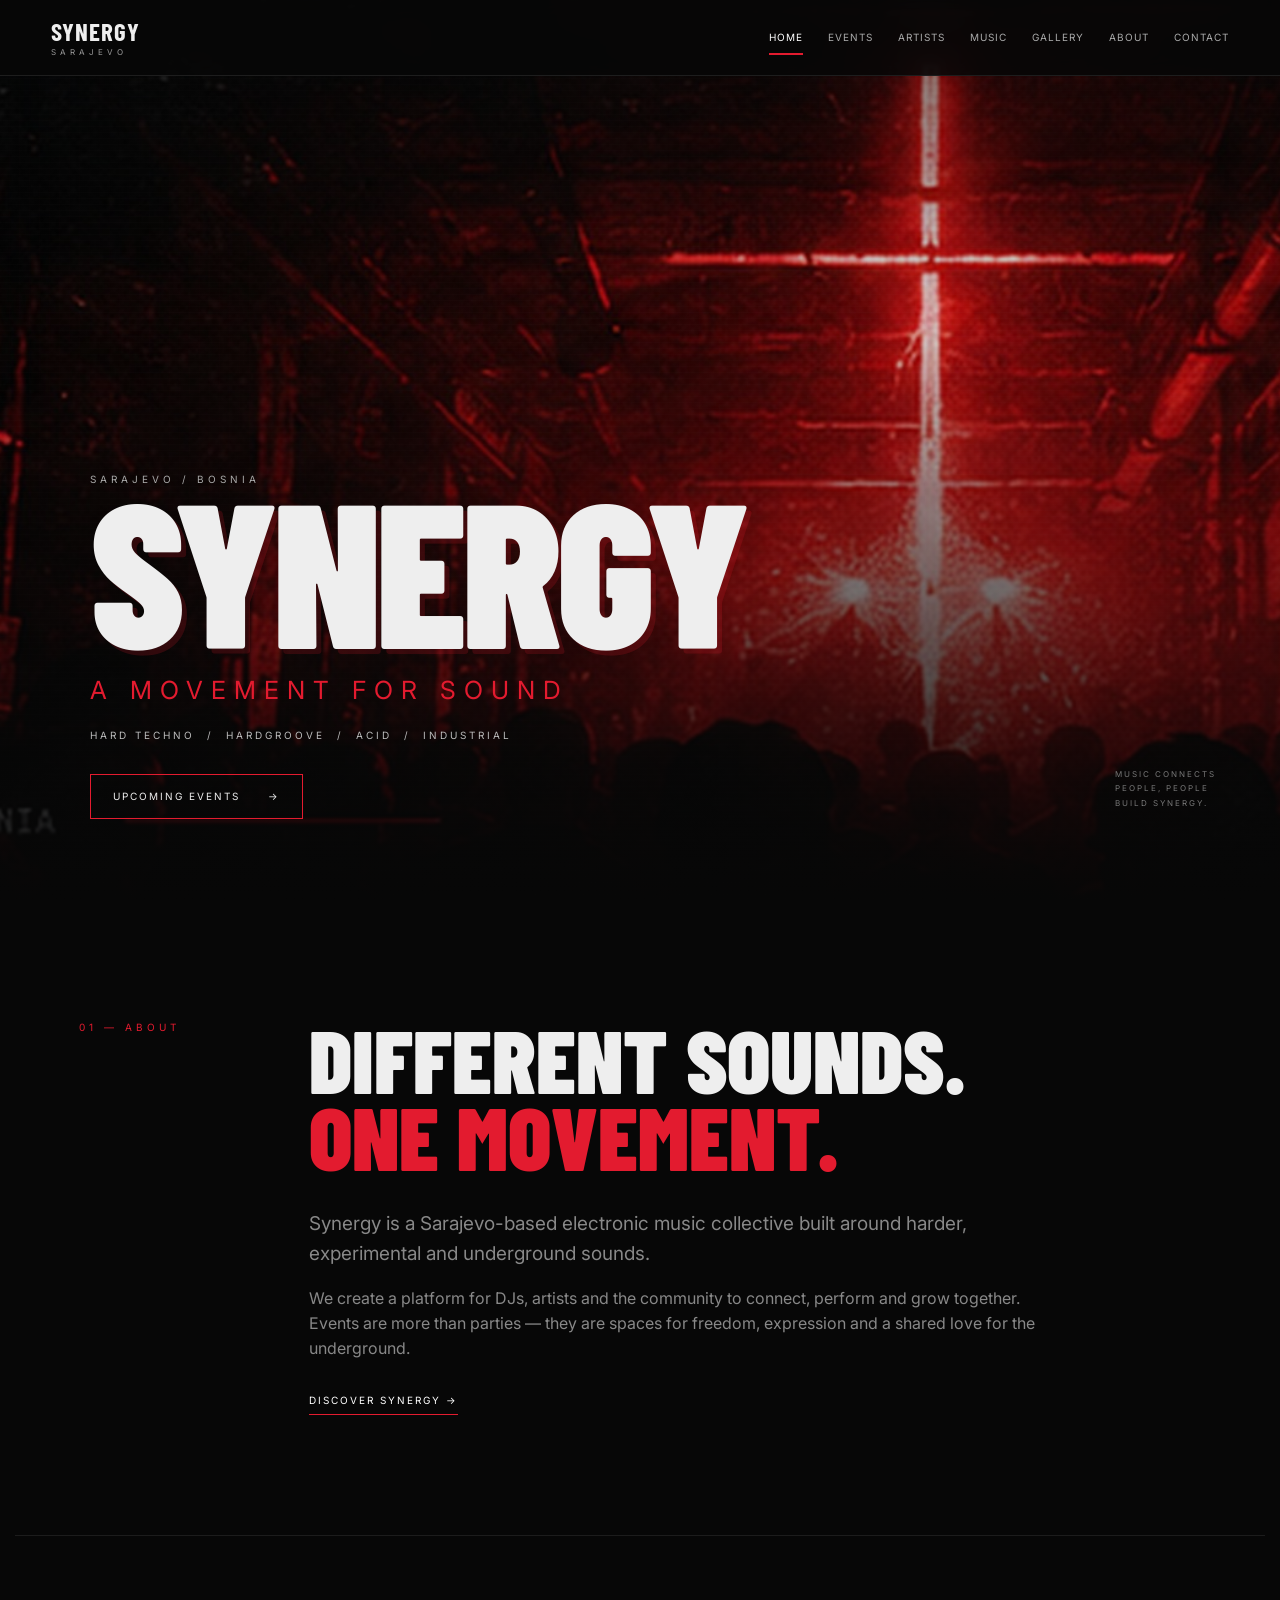
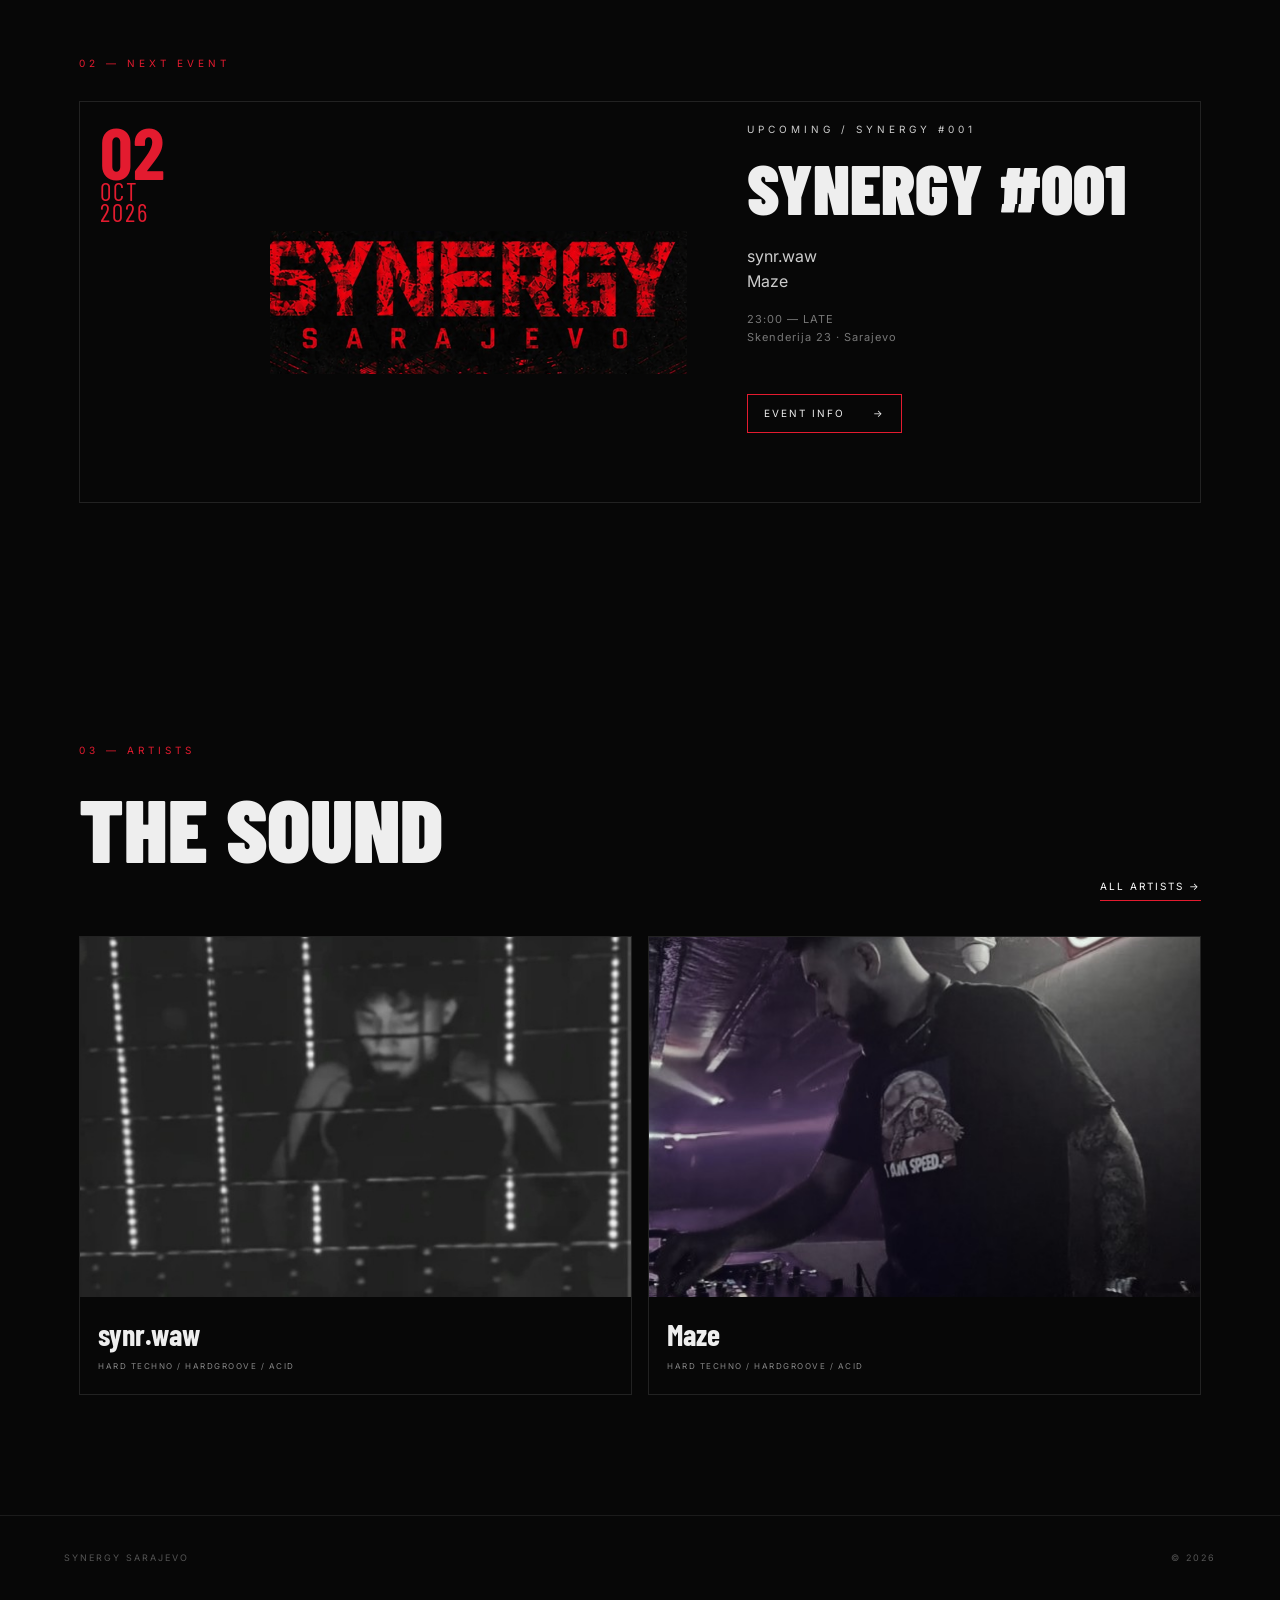
<file: index.html>
<!doctype html>
<html lang="en">
<head>
  <meta charset="utf-8">
  <meta name="viewport" content="width=device-width, initial-scale=1">
  <meta name="description" content="Synergy Sarajevo — a movement for sound. Hard techno, hardgroove, acid and industrial electronic music.">
  <title>SYNERGY SARAJEVO — A Movement for Sound</title>
  <link rel="preconnect" href="https://fonts.googleapis.com">
  <link rel="preconnect" href="https://fonts.gstatic.com" crossorigin>
  <link href="https://fonts.googleapis.com/css2?family=Barlow+Condensed:wght@400;500;600;700;800;900&family=Inter:wght@400;500;600;700&display=swap" rel="stylesheet">
  <link rel="stylesheet" href="style.css">
</head>
<body>
<header class="site-header">
  <a class="brand" href="index.html"><strong>SYNERGY</strong><span>SARAJEVO</span></a>
  <button class="menu-toggle" aria-label="Open menu">☰</button>
  <nav class="nav">
    <a class="active" href="index.html">HOME</a><a href="events.html">EVENTS</a><a href="artists.html">ARTISTS</a>
    <a href="music.html">MUSIC</a><a href="gallery.html">GALLERY</a><a href="about.html">ABOUT</a><a href="contact.html">CONTACT</a>
  </nav>
</header>

<main>
<section class="hero">
  <div class="hero-image"></div>
  <div class="hero-overlay"></div>
  <div class="hero-content">
    <p class="eyebrow">SARAJEVO / BOSNIA</p>
    <h1>SYNERGY</h1>
    <p class="redline">A MOVEMENT FOR SOUND</p>
    <p class="genres">HARD TECHNO &nbsp;/&nbsp; HARDGROOVE &nbsp;/&nbsp; ACID &nbsp;/&nbsp; INDUSTRIAL</p>
    <a class="button" href="events.html">UPCOMING EVENTS <span>→</span></a>
  </div>
  <div class="hero-note">MUSIC CONNECTS<br>PEOPLE, PEOPLE<br>BUILD SYNERGY.</div>
</section>

<section class="intro section">
  <div class="section-number">01 — ABOUT</div>
  <div>
    <h2>DIFFERENT SOUNDS.<br><span>ONE MOVEMENT.</span></h2>
    <p class="lead">Synergy is a Sarajevo-based electronic music collective built around harder, experimental and underground sounds.</p>
    <p>We create a platform for DJs, artists and the community to connect, perform and grow together. Events are more than parties — they are spaces for freedom, expression and a shared love for the underground.</p>
    <a class="text-link" href="about.html">DISCOVER SYNERGY →</a>
  </div>
</section>

<section class="feature-event section">
  <div class="section-number">02 — NEXT EVENT</div>
  <div class="event-card">
    <div class="event-date"><strong>02</strong><span>OCT<br>2026</span></div>
    <div class="event-poster event-logo-wrap"><img class="event-logo" src="images/synergy-001-logo.png" alt="Synergy Sarajevo #001 event logo"></div>
    <div class="event-info">
      <p class="eyebrow">UPCOMING / SYNERGY #001</p><h2>SYNERGY #001</h2>
      <p>synr.waw<br>Maze</p>
      <p class="muted">23:00 — LATE<br>Skenderija 23 · Sarajevo</p>
      <a class="button small" href="events.html">EVENT INFO <span>→</span></a>
    </div>
  </div>
</section>

<section class="artist-preview section">
  <div class="section-number">03 — ARTISTS</div>
  <div class="section-head"><h2>THE SOUND</h2><a class="text-link" href="artists.html">ALL ARTISTS →</a></div>
  <div class="artist-grid">
    <a class="artist-tile" href="artists.html"><div class="artist-photo photo-1"></div><h3>synr.waw</h3><p>HARD TECHNO / HARDGROOVE / ACID</p></a>
    <a class="artist-tile" href="artists.html"><div class="artist-photo photo-2"></div><h3>Maze</h3><p>HARD TECHNO / HARDGROOVE / ACID</p></a>
  </div>
</section>
</main>
<footer><span>SYNERGY SARAJEVO</span><span>© 2026</span></footer>
<script src="script.js"></script>
</body>
</html>
</file>
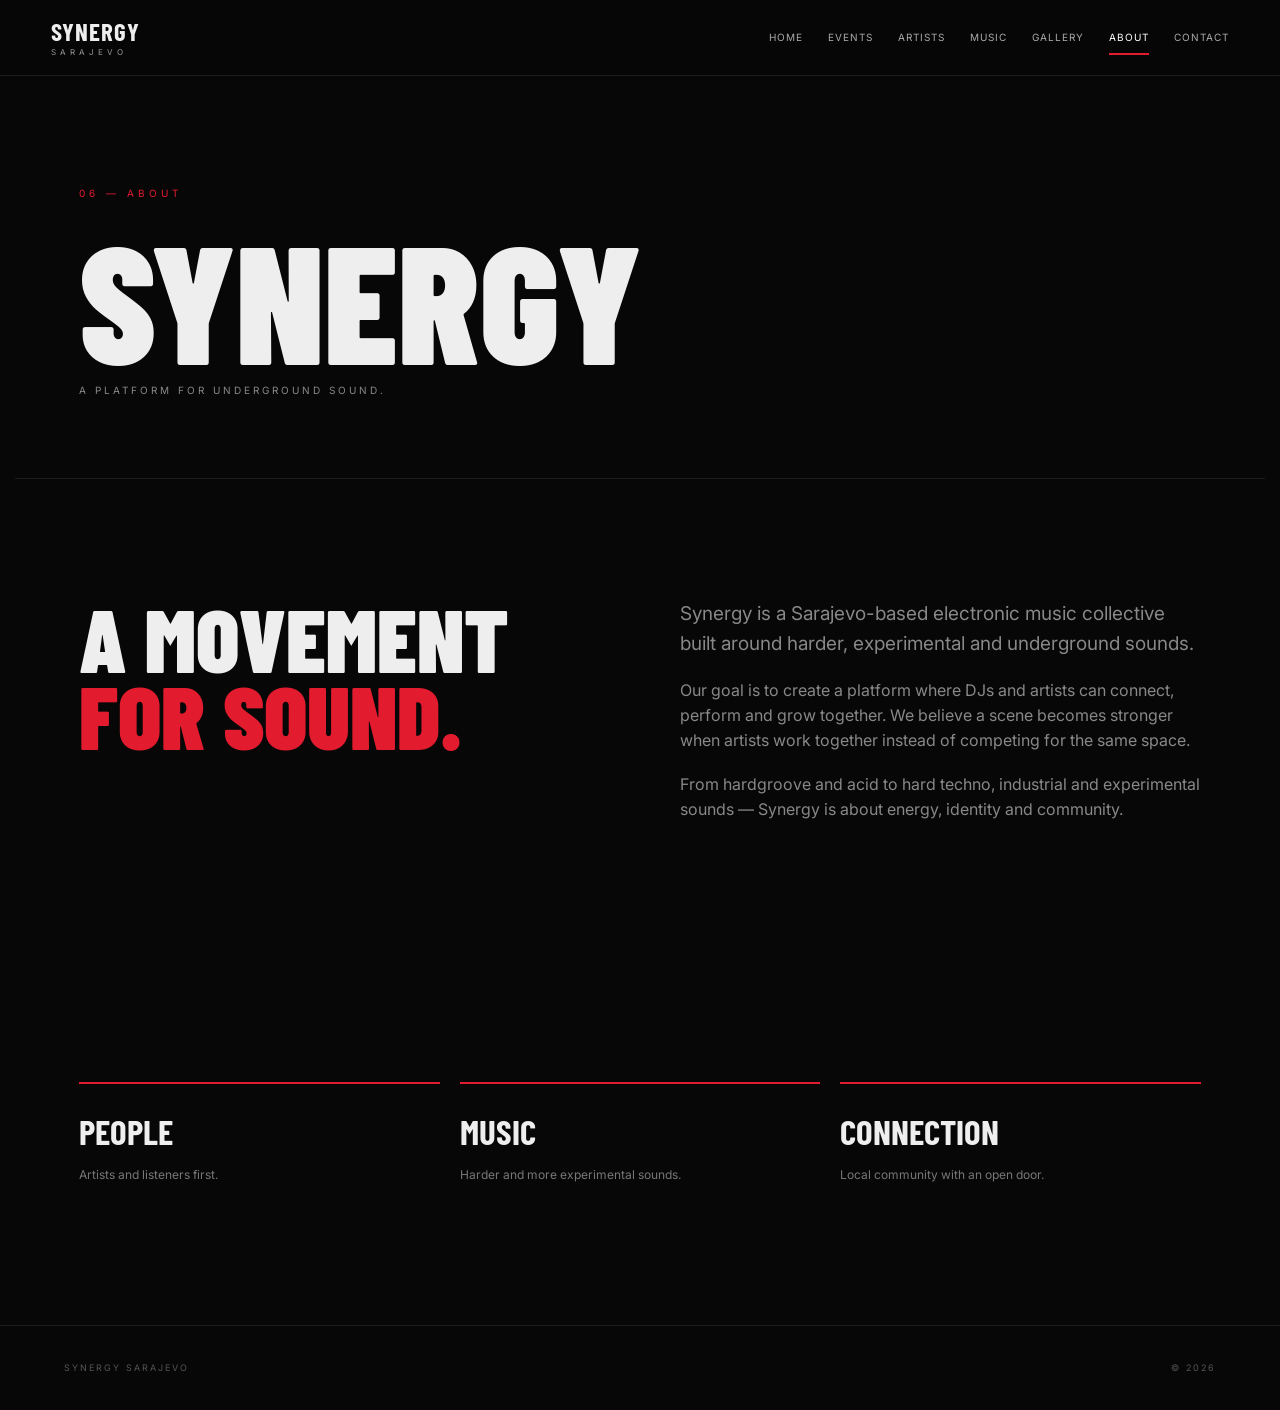
<file: about.html>
<!doctype html>
<html lang="en"><head><meta charset="utf-8"><meta name="viewport" content="width=device-width, initial-scale=1"><title>About — SYNERGY SARAJEVO</title>
<link rel="preconnect" href="https://fonts.googleapis.com"><link rel="preconnect" href="https://fonts.gstatic.com" crossorigin><link href="https://fonts.googleapis.com/css2?family=Barlow+Condensed:wght@400;500;600;700;800;900&family=Inter:wght@400;500;600;700&display=swap" rel="stylesheet"><link rel="stylesheet" href="style.css"></head>
<body><header class="site-header"><a class="brand" href="index.html"><strong>SYNERGY</strong><span>SARAJEVO</span></a><button class="menu-toggle">☰</button><nav class="nav"><a href="index.html">HOME</a><a href="events.html">EVENTS</a><a href="artists.html">ARTISTS</a><a href="music.html">MUSIC</a><a href="gallery.html">GALLERY</a><a class="active" href="about.html">ABOUT</a><a href="contact.html">CONTACT</a></nav></header>
<main class="page"><section class="page-hero"><div class="section-number">06 — ABOUT</div><h1>SYNERGY</h1><p>A PLATFORM FOR UNDERGROUND SOUND.</p></section>
<section class="about-grid section"><div><h2>A MOVEMENT<br><span>FOR SOUND.</span></h2></div><div><p class="lead">Synergy is a Sarajevo-based electronic music collective built around harder, experimental and underground sounds.</p><p>Our goal is to create a platform where DJs and artists can connect, perform and grow together. We believe a scene becomes stronger when artists work together instead of competing for the same space.</p><p>From hardgroove and acid to hard techno, industrial and experimental sounds — Synergy is about energy, identity and community.</p></div></section>
<section class="values section"><div><b>PEOPLE</b><span>Artists and listeners first.</span></div><div><b>MUSIC</b><span>Harder and more experimental sounds.</span></div><div><b>CONNECTION</b><span>Local community with an open door.</span></div></section></main><footer><span>SYNERGY SARAJEVO</span><span>© 2026</span></footer><script src="script.js"></script></body></html>
</file>
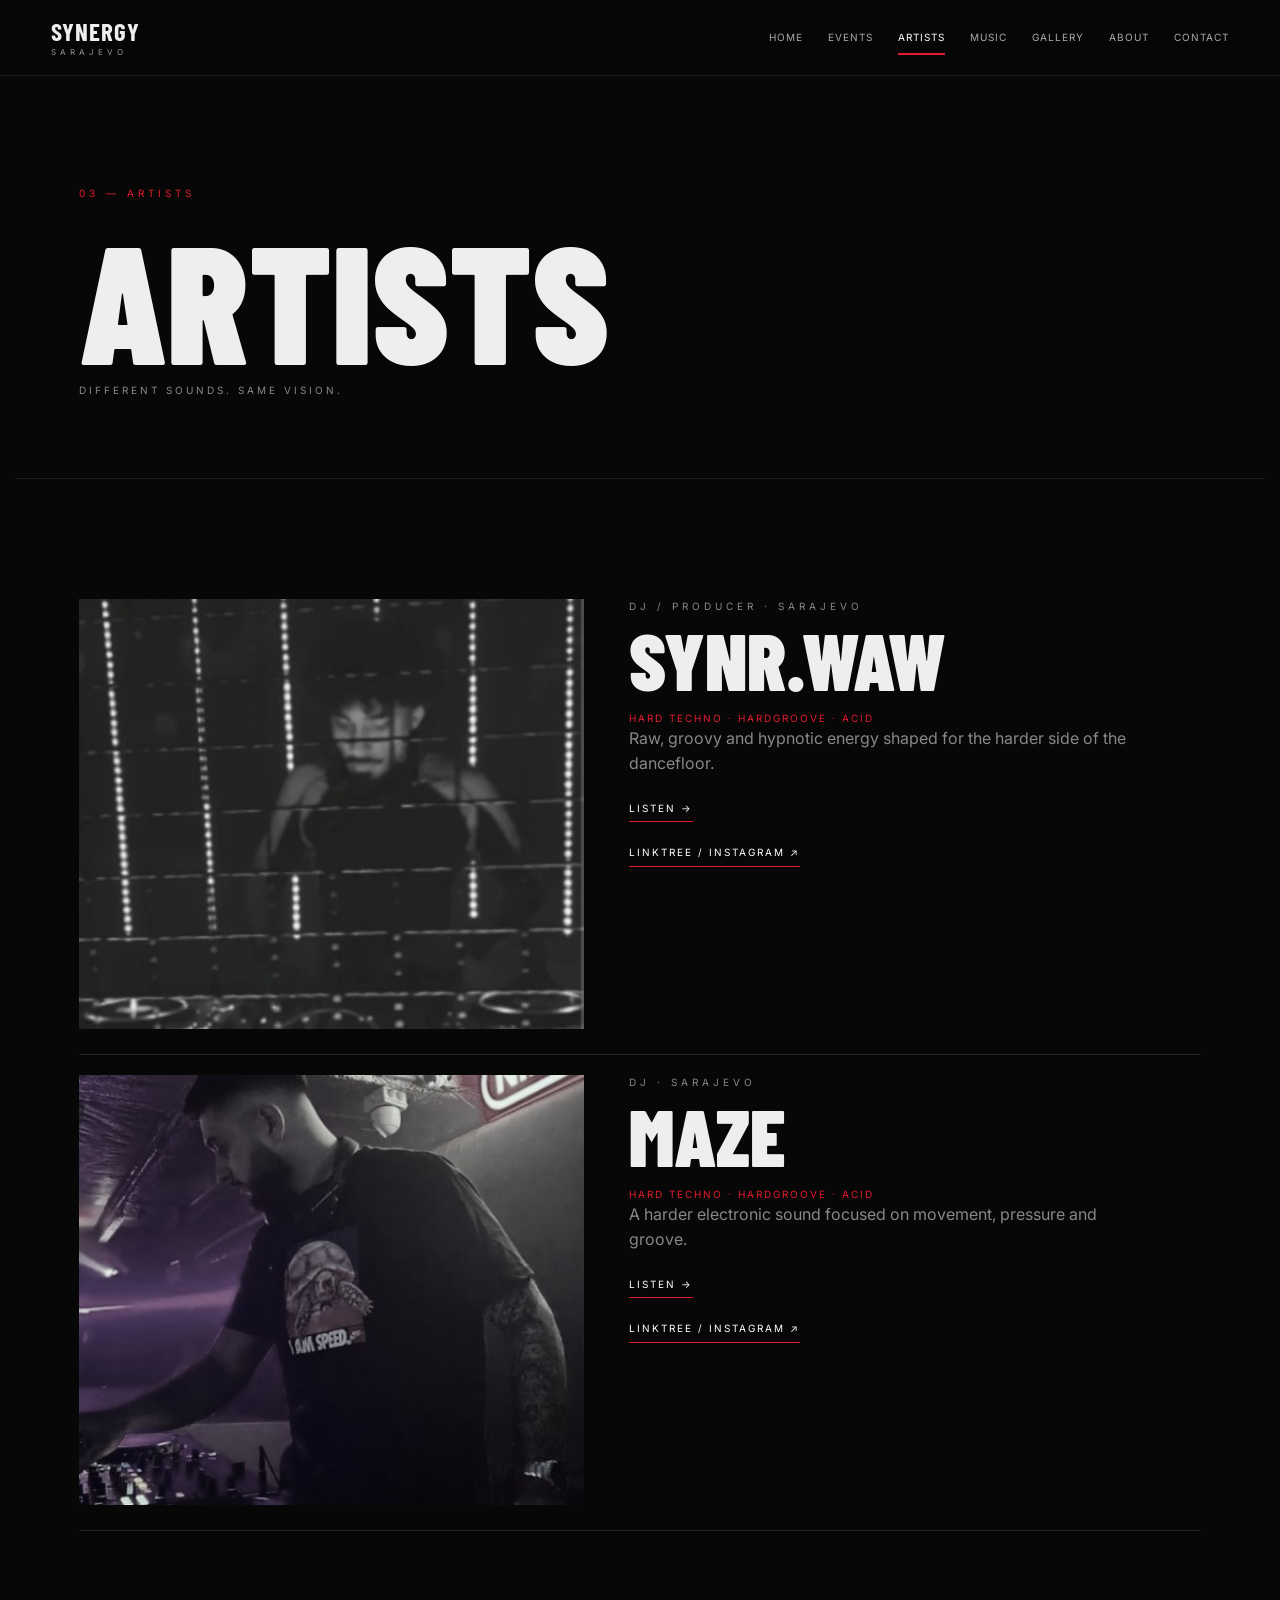
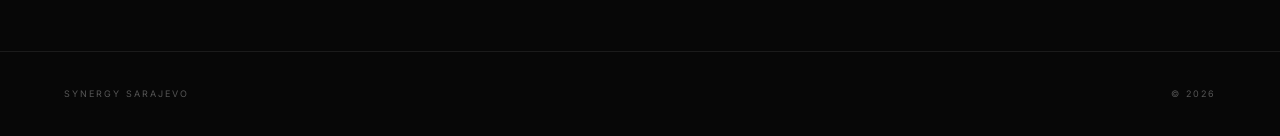
<file: artists.html>
<!doctype html>
<html lang="en"><head><meta charset="utf-8"><meta name="viewport" content="width=device-width, initial-scale=1">
<title>Artists — SYNERGY SARAJEVO</title><link rel="preconnect" href="https://fonts.googleapis.com"><link rel="preconnect" href="https://fonts.gstatic.com" crossorigin>
<link href="https://fonts.googleapis.com/css2?family=Barlow+Condensed:wght@400;500;600;700;800;900&family=Inter:wght@400;500;600;700&display=swap" rel="stylesheet"><link rel="stylesheet" href="style.css"></head>
<body><header class="site-header"><a class="brand" href="index.html"><strong>SYNERGY</strong><span>SARAJEVO</span></a><button class="menu-toggle">☰</button>
<nav class="nav"><a href="index.html">HOME</a><a href="events.html">EVENTS</a><a class="active" href="artists.html">ARTISTS</a><a href="music.html">MUSIC</a><a href="gallery.html">GALLERY</a><a href="about.html">ABOUT</a><a href="contact.html">CONTACT</a></nav></header>
<main class="page"><section class="page-hero"><div class="section-number">03 — ARTISTS</div><h1>ARTISTS</h1><p>DIFFERENT SOUNDS. SAME VISION.</p></section>
<section class="artist-list section">
<div class="artist-profile"><div class="large-photo photo-1"></div><div><p class="eyebrow">DJ / PRODUCER · SARAJEVO</p><h2>synr.waw</h2><p class="tags">HARD TECHNO · HARDGROOVE · ACID</p><p>Raw, groovy and hypnotic energy shaped for the harder side of the dancefloor.</p><div class="artist-links"><a class="text-link" href="music.html">LISTEN →</a><a class="text-link" href="https://www.instagram.com/synr.waw/" target="_blank" rel="noopener">LINKTREE / INSTAGRAM ↗</a></div></div></div>
<div class="artist-profile"><div class="large-photo photo-2"></div><div><p class="eyebrow">DJ · SARAJEVO</p><h2>Maze</h2><p class="tags">HARD TECHNO · HARDGROOVE · ACID</p><p>A harder electronic sound focused on movement, pressure and groove.</p><div class="artist-links"><a class="text-link" href="music.html">LISTEN →</a><a class="text-link" href="https://www.instagram.com/daka.maze/" target="_blank" rel="noopener">LINKTREE / INSTAGRAM ↗</a></div></div></div>
</section></main><footer><span>SYNERGY SARAJEVO</span><span>© 2026</span></footer><script src="script.js"></script></body></html>
</file>
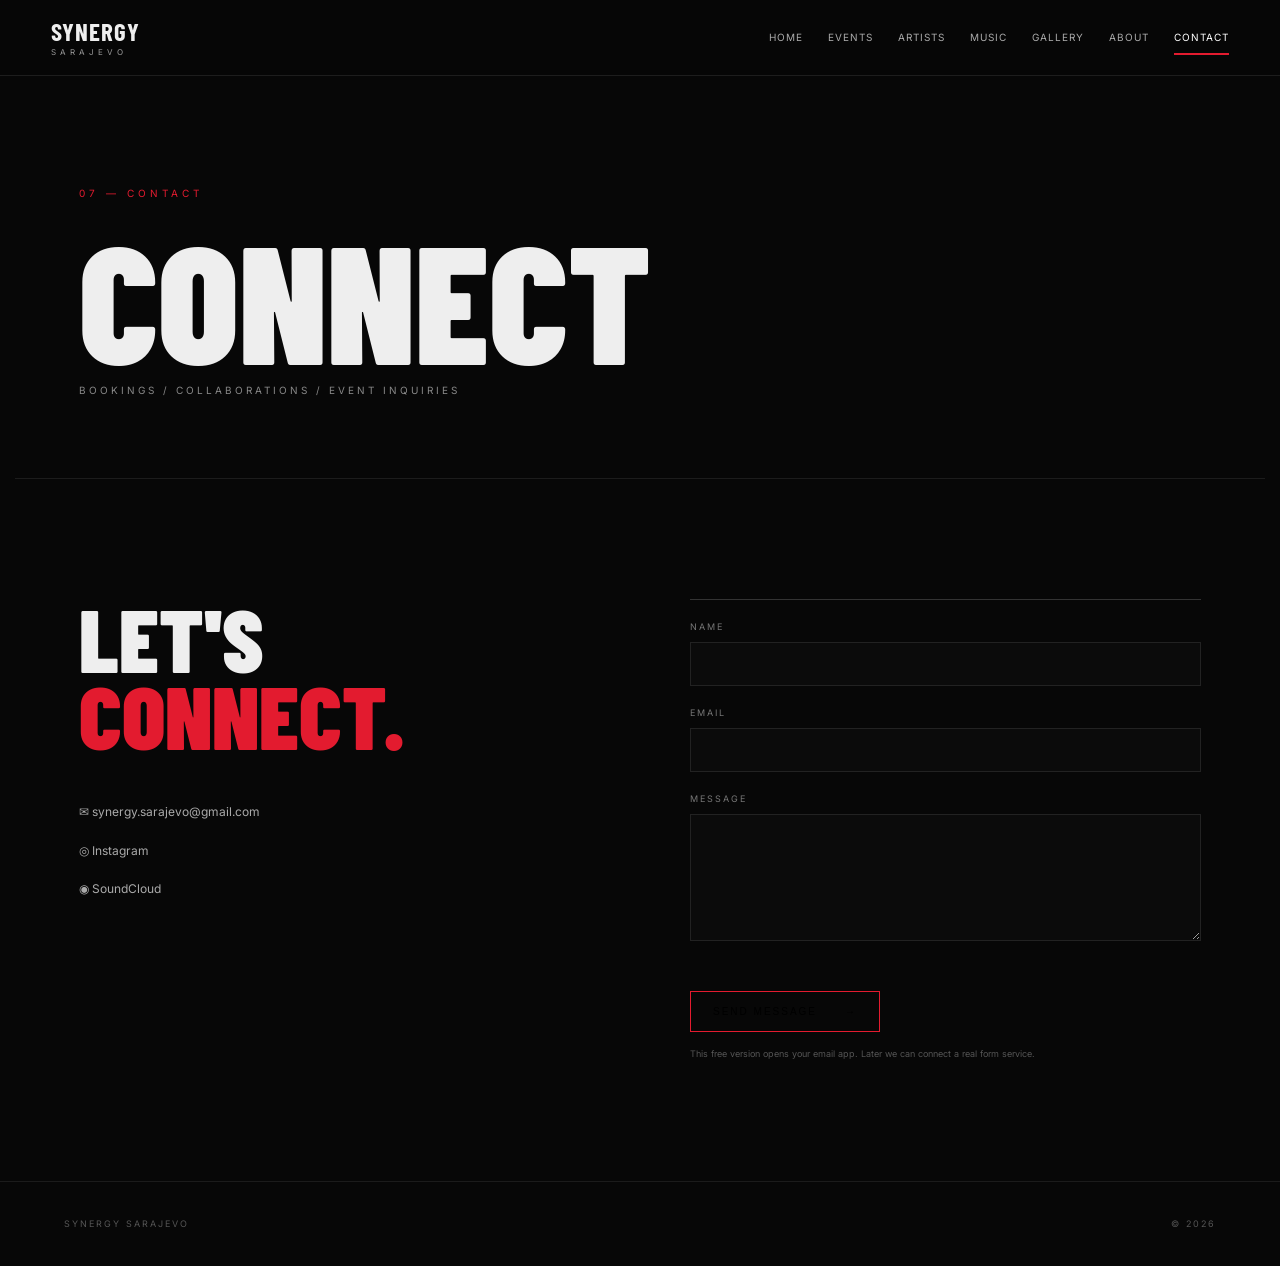
<file: contact.html>
<!doctype html>
<html lang="en"><head><meta charset="utf-8"><meta name="viewport" content="width=device-width, initial-scale=1"><title>Contact — SYNERGY SARAJEVO</title>
<link rel="preconnect" href="https://fonts.googleapis.com"><link rel="preconnect" href="https://fonts.gstatic.com" crossorigin><link href="https://fonts.googleapis.com/css2?family=Barlow+Condensed:wght@400;500;600;700;800;900&family=Inter:wght@400;500;600;700&display=swap" rel="stylesheet"><link rel="stylesheet" href="style.css"></head>
<body><header class="site-header"><a class="brand" href="index.html"><strong>SYNERGY</strong><span>SARAJEVO</span></a><button class="menu-toggle">☰</button><nav class="nav"><a href="index.html">HOME</a><a href="events.html">EVENTS</a><a href="artists.html">ARTISTS</a><a href="music.html">MUSIC</a><a href="gallery.html">GALLERY</a><a href="about.html">ABOUT</a><a class="active" href="contact.html">CONTACT</a></nav></header>
<main class="page"><section class="page-hero"><div class="section-number">07 — CONTACT</div><h1>CONNECT</h1><p>BOOKINGS / COLLABORATIONS / EVENT INQUIRIES</p></section>
<section class="contact-grid section"><div><h2>LET'S<br><span>CONNECT.</span></h2><div class="contact-links"><a href="mailto:synergy.sarajevo@gmail.com">✉ synergy.sarajevo@gmail.com</a><a href="https://www.instagram.com/synergy.sarajevo/" target="_blank" rel="noopener">◎ Instagram</a><a href="https://soundcloud.com/synergy-sarajevo" target="_blank" rel="noopener">◉ SoundCloud</a></div></div>
<form id="contactForm"><label>NAME<input name="name" required></label><label>EMAIL<input type="email" name="email" required></label><label>MESSAGE<textarea name="message" rows="7" required></textarea></label><button class="button" type="submit">SEND MESSAGE <span>→</span></button><p class="form-note">This free version opens your email app. Later we can connect a real form service.</p></form></section></main><footer><span>SYNERGY SARAJEVO</span><span>© 2026</span></footer><script src="script.js"></script></body></html>
</file>
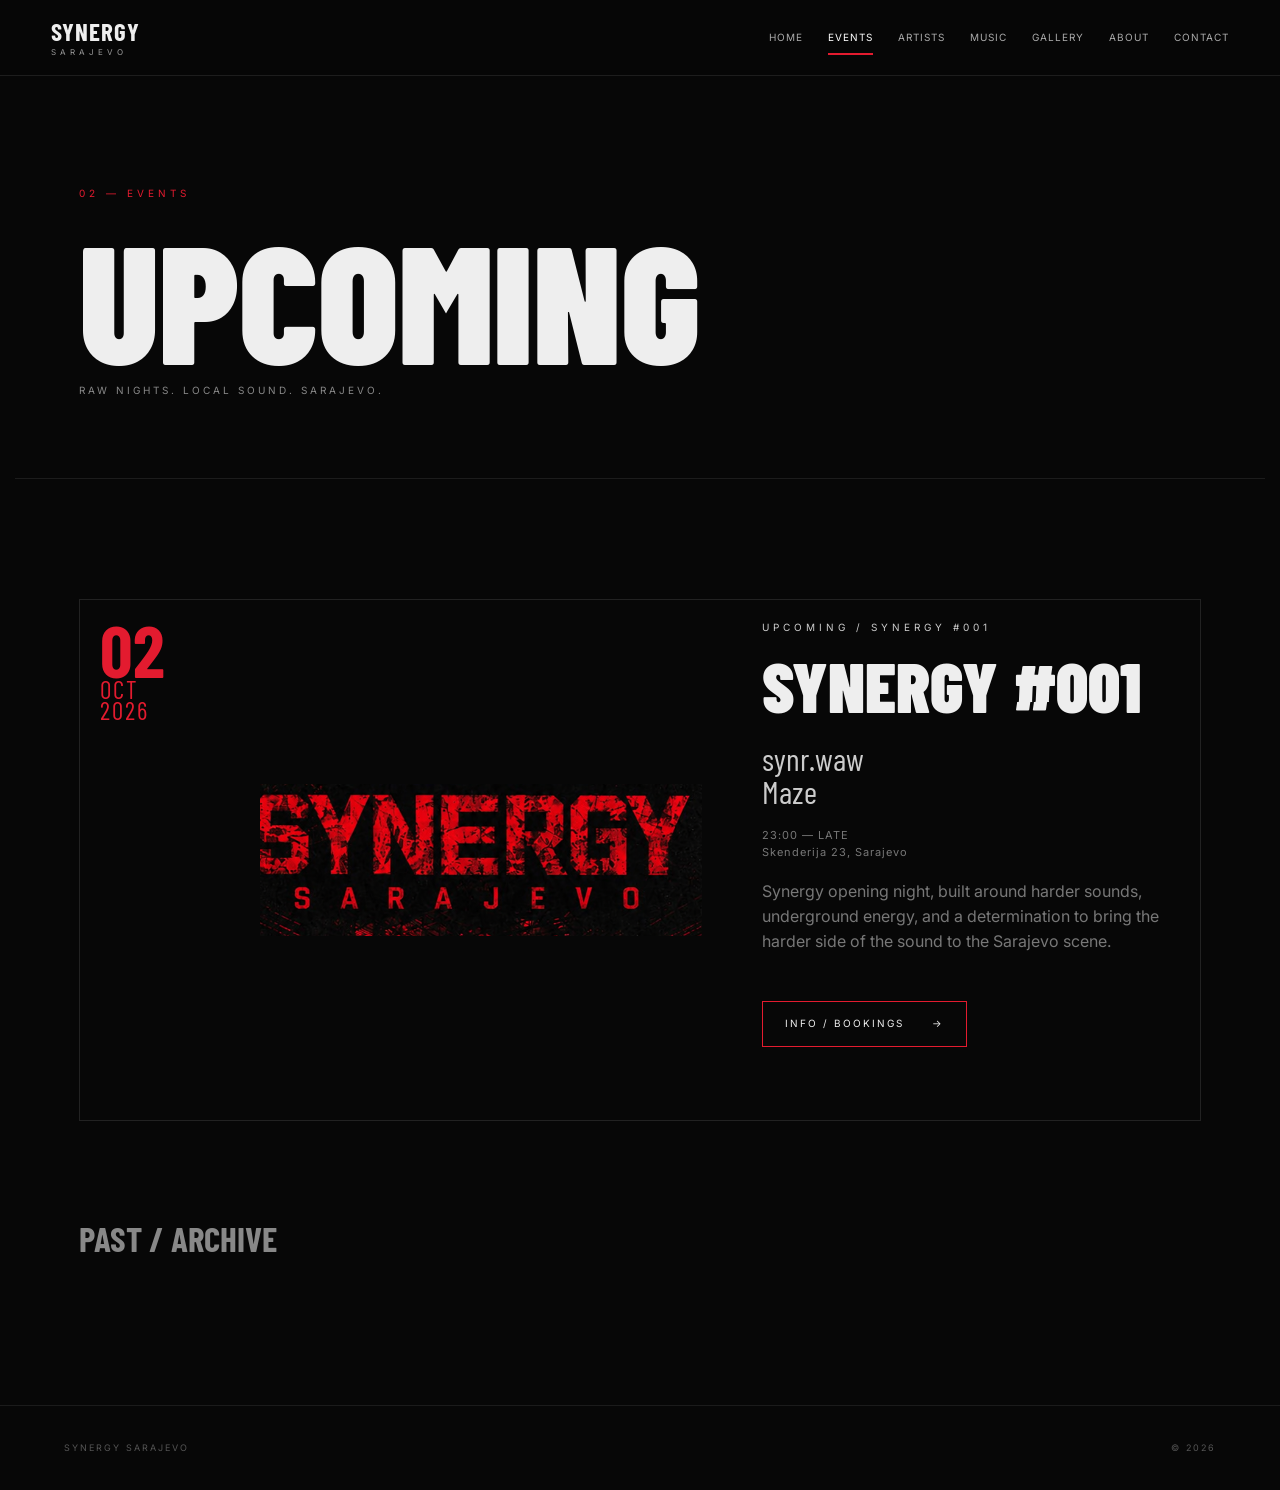
<file: events.html>
<!doctype html>
<html lang="en"><head>
<meta charset="utf-8"><meta name="viewport" content="width=device-width, initial-scale=1">
<title>Events — SYNERGY SARAJEVO</title>
<link rel="preconnect" href="https://fonts.googleapis.com"><link rel="preconnect" href="https://fonts.gstatic.com" crossorigin>
<link href="https://fonts.googleapis.com/css2?family=Barlow+Condensed:wght@400;500;600;700;800;900&family=Inter:wght@400;500;600;700&display=swap" rel="stylesheet">
<link rel="stylesheet" href="style.css"></head><body>
<header class="site-header"><a class="brand" href="index.html"><strong>SYNERGY</strong><span>SARAJEVO</span></a><button class="menu-toggle">☰</button>
<nav class="nav"><a href="index.html">HOME</a><a class="active" href="events.html">EVENTS</a><a href="artists.html">ARTISTS</a><a href="music.html">MUSIC</a><a href="gallery.html">GALLERY</a><a href="about.html">ABOUT</a><a href="contact.html">CONTACT</a></nav></header>
<main class="page">
<section class="page-hero"><div class="section-number">02 — EVENTS</div><h1>UPCOMING</h1><p>RAW NIGHTS. LOCAL SOUND. SARAJEVO.</p></section>
<section class="event-list section">
<article class="big-event">
  <div class="event-date"><strong>02</strong><span>OCT<br>2026</span></div>
  <div class="event-visual event-logo-wrap"><img class="event-logo" src="images/synergy-001-logo.png" alt="Synergy Sarajevo #001 event logo"></div>
  <div class="event-copy"><p class="eyebrow">UPCOMING / SYNERGY #001</p><h2>SYNERGY #001</h2><p class="lineup">synr.waw<br>Maze</p><p class="muted">23:00 — LATE<br>Skenderija 23, Sarajevo</p><p class="event-description">Synergy opening night, built around harder sounds, underground energy, and a determination to bring the harder side of the sound to the Sarajevo scene.</p><a class="button" href="contact.html">INFO / BOOKINGS <span>→</span></a></div>
</article>
<h3 class="subheading">PAST / ARCHIVE</h3>
<div class="archive"></div>
</section></main><footer><span>SYNERGY SARAJEVO</span><span>© 2026</span></footer><script src="script.js"></script></body></html>
</file>
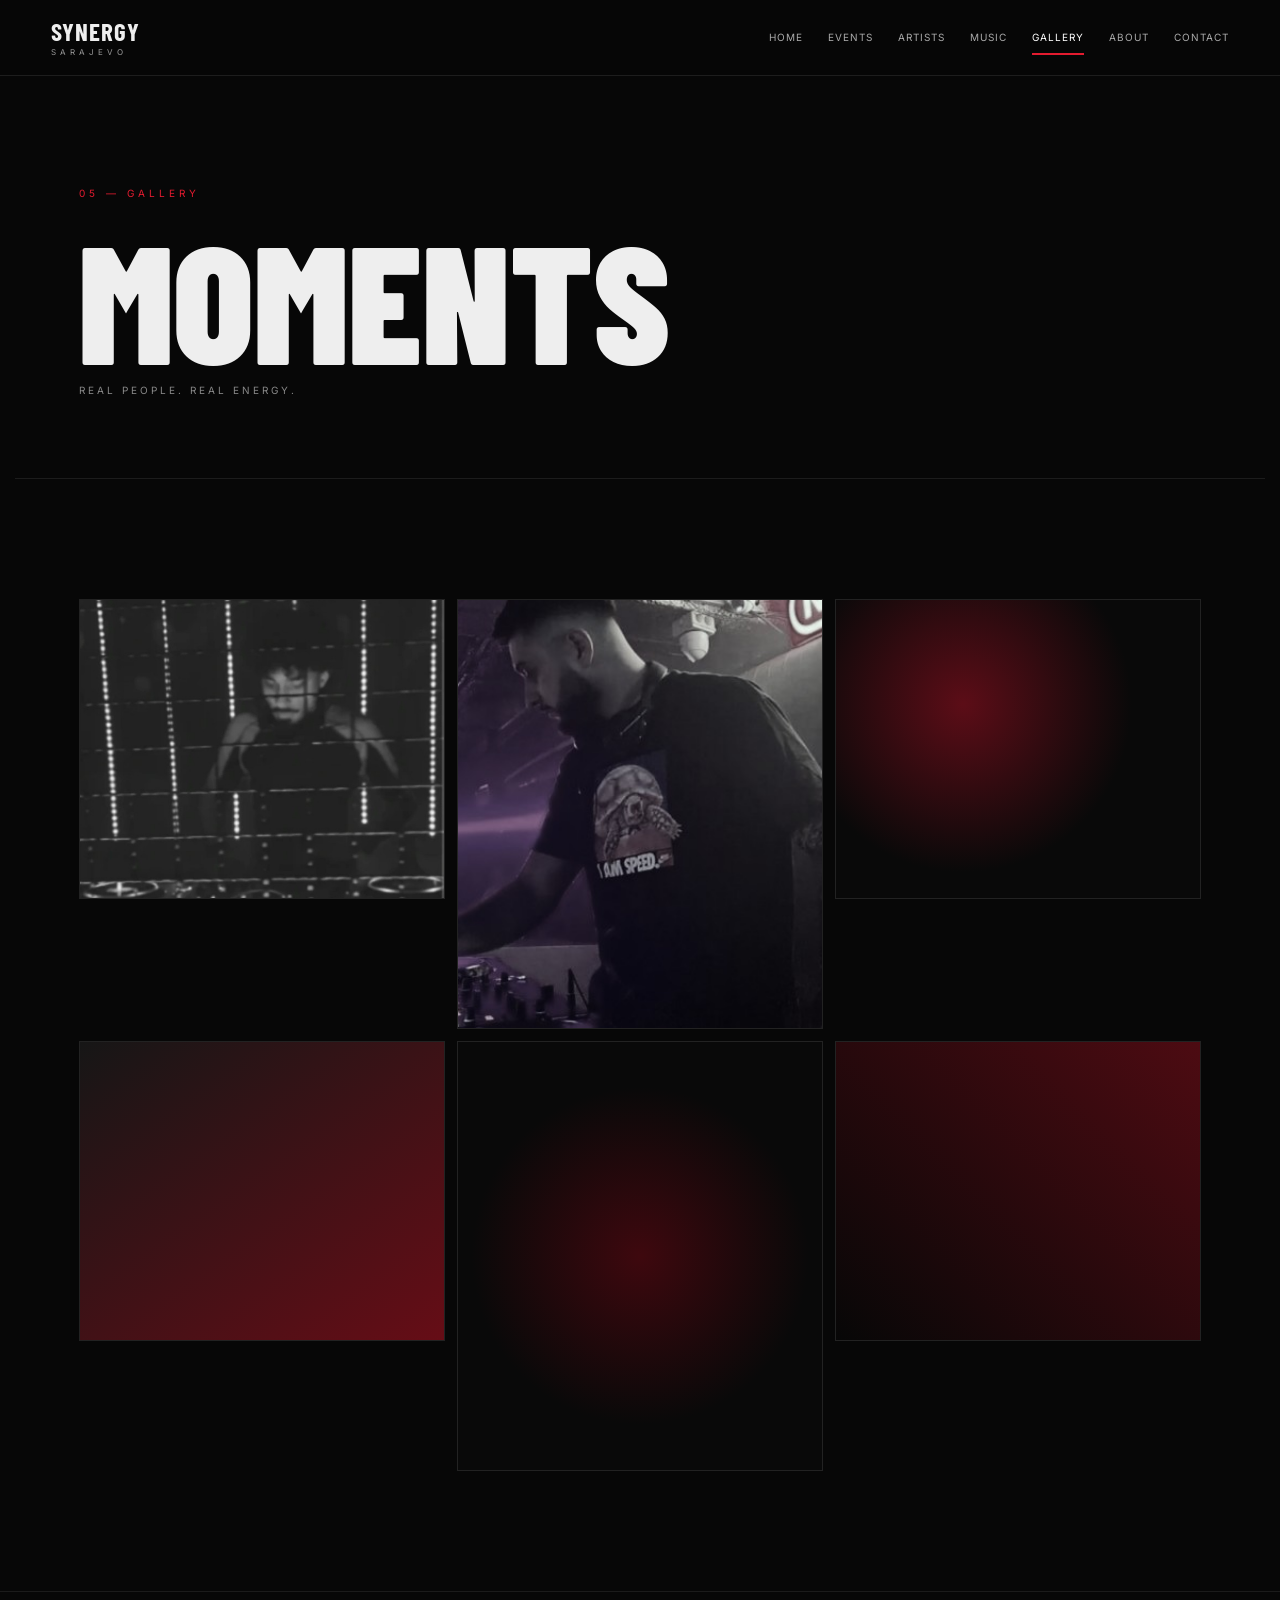
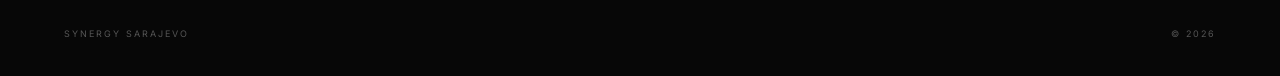
<file: gallery.html>
<!doctype html>
<html lang="en"><head><meta charset="utf-8"><meta name="viewport" content="width=device-width, initial-scale=1"><title>Gallery — SYNERGY SARAJEVO</title>
<link rel="preconnect" href="https://fonts.googleapis.com"><link rel="preconnect" href="https://fonts.gstatic.com" crossorigin><link href="https://fonts.googleapis.com/css2?family=Barlow+Condensed:wght@400;500;600;700;800;900&family=Inter:wght@400;500;600;700&display=swap" rel="stylesheet"><link rel="stylesheet" href="style.css"></head>
<body><header class="site-header"><a class="brand" href="index.html"><strong>SYNERGY</strong><span>SARAJEVO</span></a><button class="menu-toggle">☰</button><nav class="nav"><a href="index.html">HOME</a><a href="events.html">EVENTS</a><a href="artists.html">ARTISTS</a><a href="music.html">MUSIC</a><a class="active" href="gallery.html">GALLERY</a><a href="about.html">ABOUT</a><a href="contact.html">CONTACT</a></nav></header>
<main class="page"><section class="page-hero"><div class="section-number">05 — GALLERY</div><h1>MOMENTS</h1><p>REAL PEOPLE. REAL ENERGY.</p></section>
<section class="gallery section"><div class="gallery-item photo-1"></div><div class="gallery-item photo-2"></div><div class="gallery-item photo-3"></div><div class="gallery-item photo-4"></div><div class="gallery-item photo-5"></div><div class="gallery-item photo-6"></div></section></main><footer><span>SYNERGY SARAJEVO</span><span>© 2026</span></footer><script src="script.js"></script></body></html>
</file>
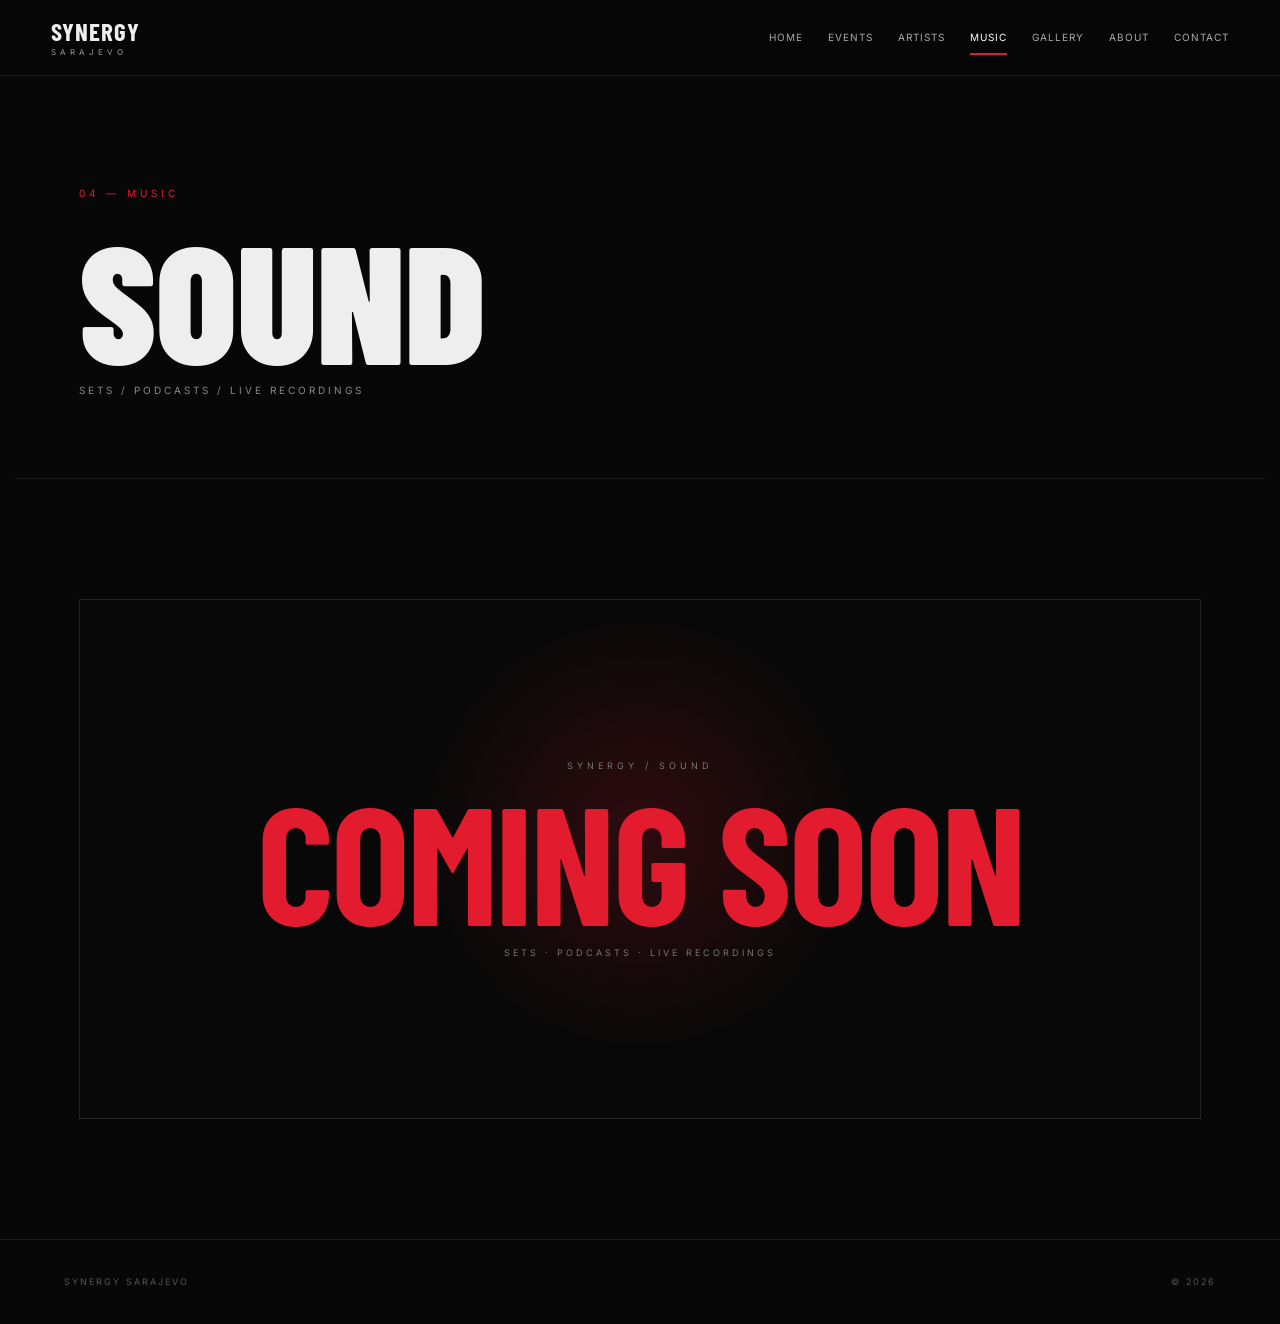
<file: music.html>
<!doctype html>
<html lang="en"><head><meta charset="utf-8"><meta name="viewport" content="width=device-width, initial-scale=1"><title>Music — SYNERGY SARAJEVO</title>
<link rel="preconnect" href="https://fonts.googleapis.com"><link rel="preconnect" href="https://fonts.gstatic.com" crossorigin><link href="https://fonts.googleapis.com/css2?family=Barlow+Condensed:wght@400;500;600;700;800;900&family=Inter:wght@400;500;600;700&display=swap" rel="stylesheet"><link rel="stylesheet" href="style.css"></head>
<body><header class="site-header"><a class="brand" href="index.html"><strong>SYNERGY</strong><span>SARAJEVO</span></a><button class="menu-toggle">☰</button><nav class="nav"><a href="index.html">HOME</a><a href="events.html">EVENTS</a><a href="artists.html">ARTISTS</a><a class="active" href="music.html">MUSIC</a><a href="gallery.html">GALLERY</a><a href="about.html">ABOUT</a><a href="contact.html">CONTACT</a></nav></header>
<main class="page"><section class="page-hero"><div class="section-number">04 — MUSIC</div><h1>SOUND</h1><p>SETS / PODCASTS / LIVE RECORDINGS</p></section>
<section class="music-list section"><div class="coming-soon"><span>SYNERGY / SOUND</span><strong>COMING SOON</strong><p>SETS · PODCASTS · LIVE RECORDINGS</p></div></section></main><footer><span>SYNERGY SARAJEVO</span><span>© 2026</span></footer><script src="script.js"></script></body></html>
</file>
<file: style.css>
*{box-sizing:border-box;margin:0;padding:0}html{scroll-behavior:smooth}body{background:#070707;color:#eee;font-family:Inter,Arial,sans-serif;line-height:1.55}a{color:inherit;text-decoration:none}.site-header{height:76px;position:fixed;top:0;left:0;right:0;z-index:100;display:flex;align-items:center;justify-content:space-between;padding:0 4vw;background:rgba(7,7,7,.88);backdrop-filter:blur(12px);border-bottom:1px solid #1d1d1d}.brand{display:flex;flex-direction:column;line-height:1}.brand strong{font-family:"Barlow Condensed",sans-serif;font-size:25px;letter-spacing:1px}.brand span{font-size:8px;letter-spacing:4px;color:#999;margin-top:4px}.nav{display:flex;gap:25px;align-items:center}.nav a{font-size:10px;letter-spacing:1px;color:#aaa;position:relative;padding:28px 0}.nav a:hover,.nav a.active{color:#fff}.nav a.active:after{content:"";position:absolute;left:0;right:0;bottom:18px;height:2px;background:#e31b2f}.menu-toggle{display:none;background:none;border:0;color:#fff;font-size:22px}.hero{height:100vh;min-height:680px;position:relative;overflow:hidden;display:flex;align-items:flex-end;padding:0 7vw 9vh}.hero-image{position:absolute;inset:0;background-image:url("images/synergy-hero-artwork.jpg");background-size:cover;background-position:center}.hero-image:after{content:"";position:absolute;inset:0;background:repeating-linear-gradient(0deg,transparent 0 5px,rgba(255,255,255,.025) 6px),repeating-linear-gradient(90deg,transparent 0 9px,rgba(255,0,30,.02) 10px);mix-blend-mode:screen}.hero-overlay{position:absolute;inset:0;background:linear-gradient(0deg,#070707 0%,rgba(7,7,7,.15) 65%,rgba(7,7,7,.55) 100%)}.hero-content{position:relative;z-index:2}.eyebrow,.section-number{font-size:10px;letter-spacing:4px;color:#aaa;text-transform:uppercase}.hero h1,.page-hero h1,h1,h2{font-family:"Barlow Condensed",sans-serif;font-weight:900;text-transform:uppercase}.hero h1{font-size:clamp(90px,16vw,230px);line-height:.78;letter-spacing:-5px;text-shadow:5px 5px 0 rgba(227,27,47,.18)}.redline{font-size:clamp(16px,2vw,25px);letter-spacing:8px;color:#e31b2f;margin-top:24px}.genres{font-size:10px;letter-spacing:3px;color:#bbb;margin-top:18px}.button{display:inline-flex;gap:28px;align-items:center;border:1px solid #e31b2f;padding:14px 22px;margin-top:30px;font-size:10px;letter-spacing:2px;transition:.2s;background:transparent}.button:hover{background:#e31b2f;color:#fff}.button.small{padding:11px 16px}.hero-note{position:absolute;right:5vw;bottom:10vh;z-index:2;font-size:8px;line-height:1.8;letter-spacing:2px;color:#777}.section{max-width:1250px;margin:auto;padding:120px 5vw}.section-number{color:#e31b2f;margin-bottom:30px}.intro{display:grid;grid-template-columns:180px 1fr;gap:50px;border-bottom:1px solid #1c1c1c}.intro h2,.section-head h2,.about-grid h2,.contact-grid h2{font-size:clamp(50px,7vw,100px);line-height:.86;margin-bottom:35px}.intro h2 span,.about-grid h2 span,.contact-grid h2 span{color:#e31b2f}.lead{font-size:19px;color:#ddd;max-width:760px}.intro p{max-width:760px;color:#888;margin-bottom:18px}.text-link{font-size:10px;letter-spacing:2px;color:#fff;border-bottom:1px solid #e31b2f;padding-bottom:5px;display:inline-block;margin-top:15px}.event-card,.big-event{display:grid;grid-template-columns:110px 1.1fr 1fr;gap:30px;border:1px solid #222;padding:20px}.event-date{display:flex;flex-direction:column;color:#e31b2f;font-family:"Barlow Condensed";line-height:.82}.event-date strong{font-size:72px}.event-date span{font-size:25px;letter-spacing:2px}.event-poster,.event-visual{min-height:360px;background:radial-gradient(circle at 50% 40%,#b40f20,#18070a 38%,#070707 70%);display:flex;align-items:center;justify-content:center;position:relative;overflow:hidden}.poster-fallback:before{content:"";position:absolute;width:180%;height:180%;background:repeating-linear-gradient(120deg,transparent 0 25px,rgba(255,255,255,.035) 26px 28px);transform:rotate(-12deg)}.poster-fallback span{font-family:"Barlow Condensed";font-size:65px;font-weight:900;letter-spacing:-2px;z-index:1}.event-info h2,.event-copy h2{font-family:"Barlow Condensed";font-size:70px;line-height:.9;margin:10px 0 25px}.event-info p,.event-copy p{color:#ccc;margin-bottom:18px}.muted{color:#777!important;font-size:11px;letter-spacing:1px}.section-head{display:flex;justify-content:space-between;align-items:end;margin-bottom:35px}.artist-grid{display:grid;grid-template-columns:repeat(2,1fr);gap:16px}.artist-tile{border:1px solid #222;padding-bottom:18px}.artist-tile:hover{border-color:#e31b2f}.artist-photo,.large-photo{height:360px;background:#111;position:relative;overflow:hidden}.photo-1{background-image:url("images/synr.jpg");background-size:cover;background-position:center}.photo-2{background-image:url("images/maze.jpg");background-size:cover;background-position:center}.photo-3{background:radial-gradient(circle at 35% 35%,#5c0d17,#090909 55%)}.photo-4{background:linear-gradient(145deg,#161616,#660d16)}.photo-5{background:radial-gradient(circle,#3e080e,#090909 60%)}.photo-6{background:linear-gradient(45deg,#070707,#4d0b12)}.artist-tile h3{font-family:"Barlow Condensed";font-size:30px;margin:14px 18px 0}.artist-tile p{font-size:8px;letter-spacing:1.5px;color:#888;margin:3px 18px}.page{padding-top:76px}.page-hero{max-width:1250px;margin:auto;padding:110px 5vw 80px;border-bottom:1px solid #1c1c1c}.page-hero h1{font-size:clamp(80px,13vw,170px);line-height:.8;margin:18px 0}.page-hero p{color:#888;letter-spacing:3px;font-size:10px}.big-event{grid-template-columns:100px 1.2fr 1fr}.event-visual{min-height:480px}.lineup{font-family:"Barlow Condensed";font-size:32px!important;line-height:1.05}.event-description{color:#777!important;max-width:500px}.subheading{font-family:"Barlow Condensed";font-size:35px;margin:90px 0 20px;color:#888}.archive{display:grid;grid-template-columns:repeat(3,1fr);border-top:1px solid #222}.archive>div{padding:25px;border-right:1px solid #222;display:flex;flex-direction:column;gap:8px}.archive b{color:#e31b2f}.archive span,.archive small{font-size:9px;color:#666;letter-spacing:2px}.archive strong{font-family:"Barlow Condensed";font-size:27px}.artist-list{display:flex;flex-direction:column;gap:20px}.artist-profile{display:grid;grid-template-columns:45% 1fr;gap:45px;border-bottom:1px solid #222;padding-bottom:25px}.artist-profile .large-photo{height:430px}.artist-profile h2{font-size:80px;line-height:.8;margin:12px 0 20px}.artist-profile p{max-width:500px;color:#888}.tags{font-size:10px;letter-spacing:2px;color:#e31b2f!important}.soundcloud-box{display:grid;grid-template-columns:280px 1fr;gap:35px;border:1px solid #222;padding:25px;margin-bottom:20px}.fake-cover{height:280px}.fake-wave{height:70px;margin:25px 0;background:repeating-linear-gradient(90deg,#555 0 2px,transparent 2px 7px);opacity:.45;clip-path:polygon(0 50%,2% 35%,4% 65%,6% 20%,8% 70%,10% 40%,12% 80%,14% 30%,16% 60%,18% 20%,20% 70%,22% 45%,24% 65%,26% 15%,28% 75%,30% 40%,32% 60%,34% 30%,36% 70%,38% 25%,40% 65%,42% 35%,44% 75%,46% 30%,48% 60%,50% 20%,52% 70%,54% 40%,56% 80%,58% 25%,60% 65%,62% 35%,64% 70%,66% 30%,68% 60%,70% 20%,72% 75%,74% 40%,76% 65%,78% 25%,80% 70%,82% 35%,84% 80%,86% 30%,88% 65%,90% 20%,92% 70%,94% 40%,96% 60%,98% 25%,100% 50%)}.track{display:grid;grid-template-columns:50px 1fr 1fr 40px;border-top:1px solid #222;padding:22px 5px;align-items:center}.track span{color:#e31b2f}.track small{color:#777;letter-spacing:2px}.gallery{display:grid;grid-template-columns:repeat(3,1fr);gap:12px}.gallery-item{height:300px;border:1px solid #222}.gallery-item:nth-child(2),.gallery-item:nth-child(5){height:430px}.about-grid{display:grid;grid-template-columns:1fr 1fr;gap:80px}.about-grid p{color:#888;margin-bottom:20px}.values{display:grid;grid-template-columns:repeat(3,1fr);gap:20px}.values div{border-top:2px solid #e31b2f;padding:20px 0;display:flex;flex-direction:column;gap:8px}.values b{font-family:"Barlow Condensed";font-size:35px}.values span{font-size:12px;color:#777}.contact-grid{display:grid;grid-template-columns:1fr 1fr;gap:100px}.contact-links{display:flex;flex-direction:column;gap:20px;margin-top:50px;color:#aaa;font-size:12px}.contact-links a:hover{color:#e31b2f}form{border-top:1px solid #333;padding-top:20px}label{display:block;color:#777;font-size:9px;letter-spacing:2px;margin-bottom:20px}input,textarea{display:block;width:100%;margin-top:8px;background:#0b0b0b;border:1px solid #222;color:#fff;padding:14px;font:inherit;outline:none}input:focus,textarea:focus{border-color:#e31b2f}.form-note{font-size:9px;color:#555;margin-top:15px}footer{border-top:1px solid #1b1b1b;padding:35px 5vw;display:flex;justify-content:space-between;color:#555;font-size:9px;letter-spacing:2px}
@media(max-width:800px){.site-header{height:64px}.menu-toggle{display:block}.nav{display:none;position:absolute;top:64px;left:0;right:0;background:#080808;border-bottom:1px solid #222;flex-direction:column;gap:0;padding:10px 25px}.nav.open{display:flex}.nav a{padding:15px 0;width:100%;border-bottom:1px solid #171717}.nav a.active:after{display:none}.hero{min-height:650px;padding:0 25px 70px}.hero h1{font-size:25vw}.redline{letter-spacing:4px}.genres{line-height:1.8}.hero-note{display:none}.section{padding:80px 25px}.intro,.about-grid,.contact-grid{grid-template-columns:1fr;gap:30px}.intro h2,.section-head h2{font-size:58px}.event-card,.big-event{grid-template-columns:1fr;gap:20px}.event-poster,.event-visual{min-height:300px}.event-date{flex-direction:row;gap:12px;align-items:end}.event-date strong{font-size:55px}.artist-grid,.archive,.values,.gallery{grid-template-columns:1fr}.artist-photo{height:350px}.artist-profile{grid-template-columns:1fr;gap:25px}.artist-profile .large-photo{height:360px}.artist-profile h2{font-size:62px}.soundcloud-box{grid-template-columns:1fr}.fake-cover{height:260px}.page-hero{padding:80px 25px 60px}.page-hero h1{font-size:23vw}.gallery-item,.gallery-item:nth-child(2),.gallery-item:nth-child(5){height:300px}footer{padding:25px;gap:15px;flex-direction:column}}

.event-logo-wrap{background:#070707!important;padding:30px;overflow:hidden}.event-logo{width:100%;height:100%;object-fit:contain;display:block}.artist-links{display:flex;flex-direction:column;align-items:flex-start;gap:8px;margin-top:10px}.coming-soon{min-height:520px;border:1px solid #222;display:flex;flex-direction:column;justify-content:center;align-items:center;text-align:center;background:radial-gradient(circle at 50% 45%,rgba(227,27,47,.18),transparent 35%),#080808}.coming-soon span{font-size:9px;letter-spacing:4px;color:#777}.coming-soon strong{font-family:"Barlow Condensed";font-size:clamp(80px,13vw,190px);line-height:.8;letter-spacing:-3px;color:#e31b2f;margin:20px 0}.coming-soon p{font-size:9px;letter-spacing:3px;color:#777}.archive:empty{display:none}
</file>
